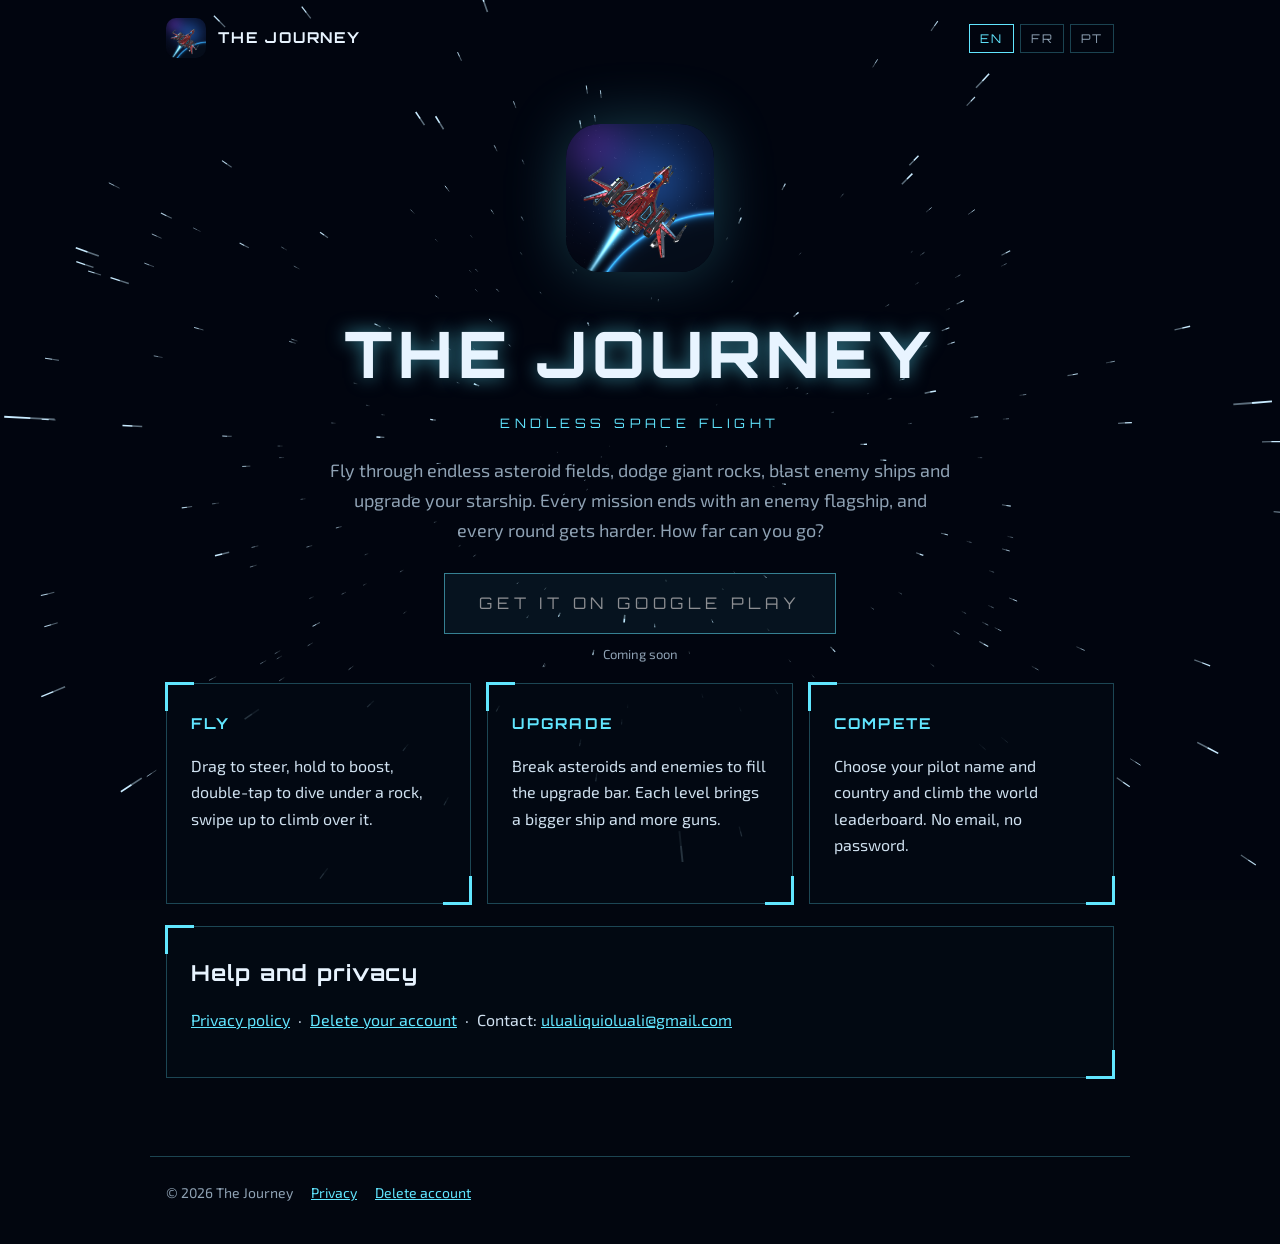
<file: index.html>
<!doctype html>
<html lang="en">
<head>
<meta charset="utf-8">
<meta name="viewport" content="width=device-width, initial-scale=1">
<title>The Journey</title>
<meta name="description" content="The Journey: an endless space shooter. Fly through asteroid fields, upgrade your ship, beat the flagships and climb the world leaderboard.">
<link rel="icon" href="icon.png">
<link rel="preconnect" href="https://fonts.googleapis.com">
<link rel="preconnect" href="https://fonts.gstatic.com" crossorigin>
<link href="https://fonts.googleapis.com/css2?family=Orbitron:wght@500;700;800&family=Exo+2:wght@400;600&display=swap" rel="stylesheet">
<link rel="stylesheet" href="style.css">
</head>
<body>
<canvas id="stars" aria-hidden="true"></canvas>
<header class="top">
  <a class="brand" href="index.html"><img src="icon.png" alt=""><span>THE JOURNEY</span></a>
  <nav class="lang" aria-label="Language">
    <button data-set="en">EN</button><button data-set="fr">FR</button><button data-set="pt">PT</button>
  </nav>
</header>

<main>
  <section class="hero">
    <img class="icon" src="icon.png" alt="The Journey icon">
    <h1>THE JOURNEY</h1>
    <div class="tag" data-lang="en">Endless space flight</div>
    <div class="tag" data-lang="fr">Vol spatial sans fin</div>
    <div class="tag" data-lang="pt">Voo espacial sem fim</div>
    <p class="lead" data-lang="en">Fly through endless asteroid fields, dodge giant rocks, blast enemy ships and upgrade your starship. Every mission ends with an enemy flagship, and every round gets harder. How far can you go?</p>
    <p class="lead" data-lang="fr">Traversez des champs d'astéroïdes sans fin, esquivez les rochers géants, détruisez les vaisseaux ennemis et améliorez votre vaisseau. Chaque mission se termine par un vaisseau amiral ennemi, et chaque tour est plus difficile. Jusqu'où irez-vous ?</p>
    <p class="lead" data-lang="pt">Voa por campos de asteroides sem fim, desvia-te de rochas gigantes, destrói naves inimigas e melhora a tua nave. Cada missão termina com uma nave-almirante inimiga, e cada volta é mais difícil. Até onde consegues ir?</p>
    <a class="cta" data-store href="#">
      <span data-lang="en">GET IT ON GOOGLE PLAY</span><span data-lang="fr">DISPONIBLE SUR GOOGLE PLAY</span><span data-lang="pt">DISPONÍVEL NO GOOGLE PLAY</span>
    </a>
    <span class="soon" data-soon>
      <span data-lang="en">Coming soon</span><span data-lang="fr">Bientôt disponible</span><span data-lang="pt">Brevemente</span>
    </span>
  </section>

  <section class="grid">
    <div class="frame">
      <h3 data-lang="en">Fly</h3><h3 data-lang="fr">Pilotez</h3><h3 data-lang="pt">Pilota</h3>
      <p data-lang="en">Drag to steer, hold to boost, double-tap to dive under a rock, swipe up to climb over it.</p>
      <p data-lang="fr">Glissez pour diriger, restez appuyé pour le turbo, touchez deux fois pour plonger sous un rocher, glissez vers le haut pour passer au-dessus.</p>
      <p data-lang="pt">Arrasta para dirigir, mantém premido para o turbo, toca duas vezes para mergulhar sob uma rocha, desliza para cima para passar por cima.</p>
    </div>
    <div class="frame">
      <h3 data-lang="en">Upgrade</h3><h3 data-lang="fr">Évoluez</h3><h3 data-lang="pt">Melhora</h3>
      <p data-lang="en">Break asteroids and enemies to fill the upgrade bar. Each level brings a bigger ship and more guns.</p>
      <p data-lang="fr">Détruisez astéroïdes et ennemis pour remplir la barre d'évolution. Chaque niveau apporte un vaisseau plus grand et plus de canons.</p>
      <p data-lang="pt">Destrói asteroides e inimigos para encher a barra de melhoria. Cada nível traz uma nave maior e mais armas.</p>
    </div>
    <div class="frame">
      <h3 data-lang="en">Compete</h3><h3 data-lang="fr">Affrontez le monde</h3><h3 data-lang="pt">Compete</h3>
      <p data-lang="en">Choose your pilot name and country and climb the world leaderboard. No email, no password.</p>
      <p data-lang="fr">Choisissez votre nom de pilote et votre pays, et grimpez au classement mondial. Pas d'e-mail, pas de mot de passe.</p>
      <p data-lang="pt">Escolhe o teu nome de piloto e país e sobe no ranking mundial. Sem e-mail, sem palavra-passe.</p>
    </div>
  </section>

  <section class="frame">
    <h2 data-lang="en">Help and privacy</h2><h2 data-lang="fr">Aide et confidentialité</h2><h2 data-lang="pt">Ajuda e privacidade</h2>
    <p>
      <a href="privacy.html"><span data-lang="en">Privacy policy</span><span data-lang="fr">Politique de confidentialité</span><span data-lang="pt">Política de privacidade</span></a>
      &nbsp;·&nbsp;
      <a href="delete-account.html"><span data-lang="en">Delete your account</span><span data-lang="fr">Supprimer votre compte</span><span data-lang="pt">Eliminar a tua conta</span></a>
      &nbsp;·&nbsp;
      <span data-lang="en">Contact:</span><span data-lang="fr">Contact :</span><span data-lang="pt">Contacto:</span> <a data-contact href="#"></a>
    </p>
  </section>
</main>

<footer>
  <span>© <span data-year></span> The Journey</span>
  <a href="privacy.html"><span data-lang="en">Privacy</span><span data-lang="fr">Confidentialité</span><span data-lang="pt">Privacidade</span></a>
  <a href="delete-account.html"><span data-lang="en">Delete account</span><span data-lang="fr">Supprimer le compte</span><span data-lang="pt">Eliminar conta</span></a>
</footer>
<script src="site.js"></script>
</body>
</html>
</file>
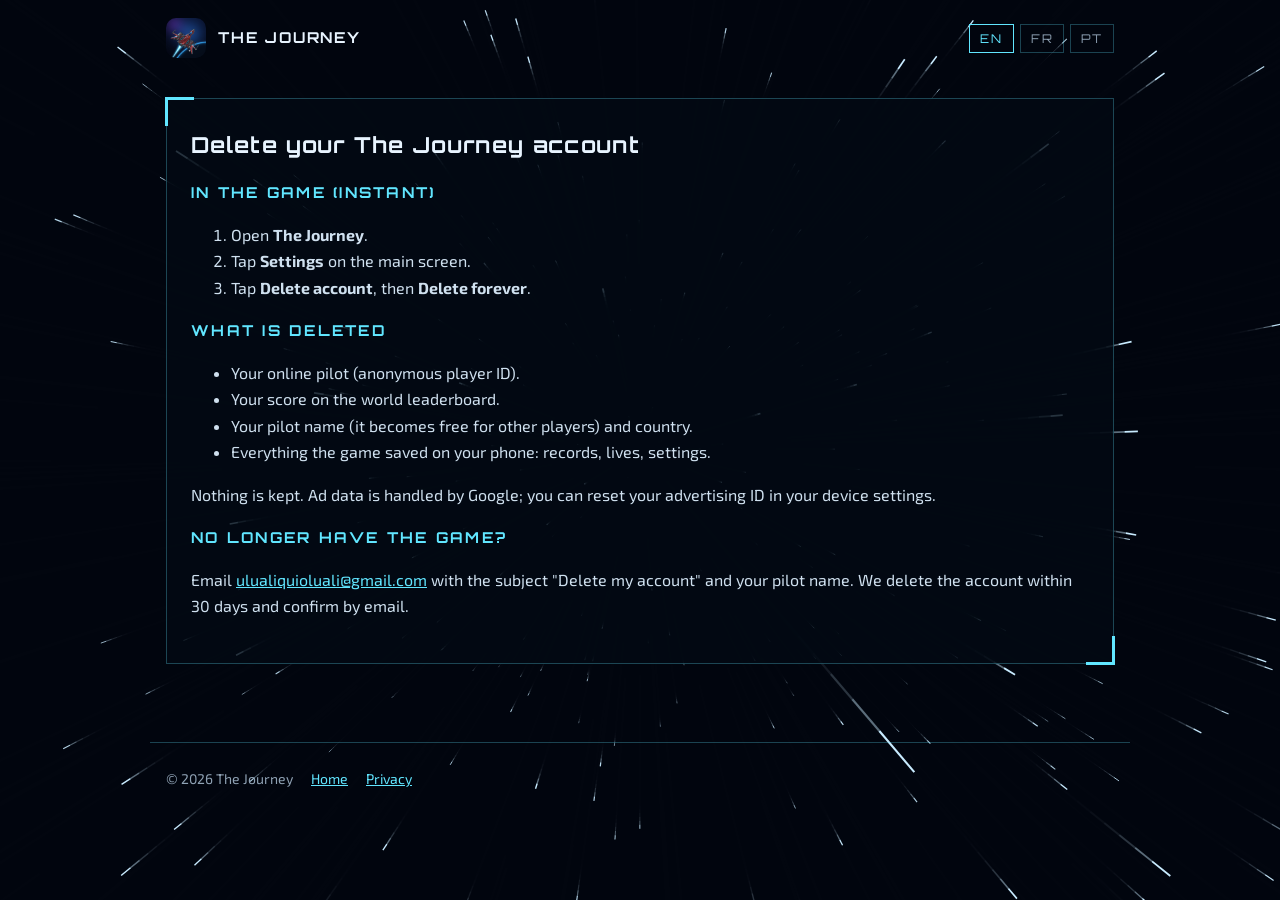
<file: delete-account.html>
<!doctype html>
<html lang="en">
<head>
<meta charset="utf-8">
<meta name="viewport" content="width=device-width, initial-scale=1">
<title>Delete your account · The Journey</title>
<meta name="description" content="How to delete your The Journey account and data.">
<link rel="icon" href="icon.png">
<link rel="preconnect" href="https://fonts.googleapis.com">
<link rel="preconnect" href="https://fonts.gstatic.com" crossorigin>
<link href="https://fonts.googleapis.com/css2?family=Orbitron:wght@500;700;800&family=Exo+2:wght@400;600&display=swap" rel="stylesheet">
<link rel="stylesheet" href="style.css">
</head>
<body>
<canvas id="stars" aria-hidden="true"></canvas>
<header class="top">
  <a class="brand" href="index.html"><img src="icon.png" alt=""><span>THE JOURNEY</span></a>
  <nav class="lang" aria-label="Language">
    <button data-set="en">EN</button><button data-set="fr">FR</button><button data-set="pt">PT</button>
  </nav>
</header>

<main>
<article class="frame" data-lang="en">
  <h2>Delete your The Journey account</h2>
  <h3>In the game (instant)</h3>
  <ol>
    <li>Open <strong>The Journey</strong>.</li>
    <li>Tap <strong>Settings</strong> on the main screen.</li>
    <li>Tap <strong>Delete account</strong>, then <strong>Delete forever</strong>.</li>
  </ol>
  <h3>What is deleted</h3>
  <ul>
    <li>Your online pilot (anonymous player ID).</li>
    <li>Your score on the world leaderboard.</li>
    <li>Your pilot name (it becomes free for other players) and country.</li>
    <li>Everything the game saved on your phone: records, lives, settings.</li>
  </ul>
  <p>Nothing is kept. Ad data is handled by Google; you can reset your advertising ID in your device settings.</p>
  <h3>No longer have the game?</h3>
  <p>Email <a data-contact href="#"></a> with the subject "Delete my account" and your pilot name. We delete the account within 30 days and confirm by email.</p>
</article>

<article class="frame" data-lang="fr">
  <h2>Supprimer votre compte The Journey</h2>
  <h3>Dans le jeu (immédiat)</h3>
  <ol>
    <li>Ouvrez <strong>The Journey</strong>.</li>
    <li>Touchez <strong>Réglages</strong> sur l'écran principal.</li>
    <li>Touchez <strong>Supprimer le compte</strong>, puis <strong>Supprimer définitivement</strong>.</li>
  </ol>
  <h3>Ce qui est supprimé</h3>
  <ul>
    <li>Votre pilote en ligne (identifiant anonyme).</li>
    <li>Votre score sur le classement mondial.</li>
    <li>Votre nom de pilote (il redevient libre) et votre pays.</li>
    <li>Tout ce que le jeu a enregistré sur votre téléphone : records, vies, réglages.</li>
  </ul>
  <p>Rien n'est conservé. Les données publicitaires sont gérées par Google ; vous pouvez réinitialiser votre identifiant publicitaire dans les réglages de l'appareil.</p>
  <h3>Vous n'avez plus le jeu ?</h3>
  <p>Écrivez à <a data-contact href="#"></a> avec l'objet « Supprimer mon compte » et votre nom de pilote. Nous supprimons le compte sous 30 jours et confirmons par e-mail.</p>
</article>

<article class="frame" data-lang="pt">
  <h2>Eliminar a tua conta do The Journey</h2>
  <h3>No jogo (imediato)</h3>
  <ol>
    <li>Abre o <strong>The Journey</strong>.</li>
    <li>Toca em <strong>Definições</strong> no ecrã principal.</li>
    <li>Toca em <strong>Eliminar conta</strong> e depois em <strong>Eliminar para sempre</strong>.</li>
  </ol>
  <h3>O que é eliminado</h3>
  <ul>
    <li>O teu piloto online (ID anónimo).</li>
    <li>A tua pontuação no ranking mundial.</li>
    <li>O teu nome de piloto (fica livre para outros jogadores) e o país.</li>
    <li>Tudo o que o jogo guardou no teu telefone: recordes, vidas, definições.</li>
  </ul>
  <p>Nada é guardado. Os dados de publicidade são tratados pela Google; podes repor o ID de publicidade nas definições do dispositivo.</p>
  <h3>Já não tens o jogo?</h3>
  <p>Envia um e-mail para <a data-contact href="#"></a> com o assunto "Eliminar a minha conta" e o teu nome de piloto. Eliminamos a conta em 30 dias e confirmamos por e-mail.</p>
</article>
</main>

<footer>
  <span>© <span data-year></span> The Journey</span>
  <a href="index.html">Home</a>
  <a href="privacy.html"><span data-lang="en">Privacy</span><span data-lang="fr">Confidentialité</span><span data-lang="pt">Privacidade</span></a>
</footer>
<script src="site.js"></script>
</body>
</html>
</file>
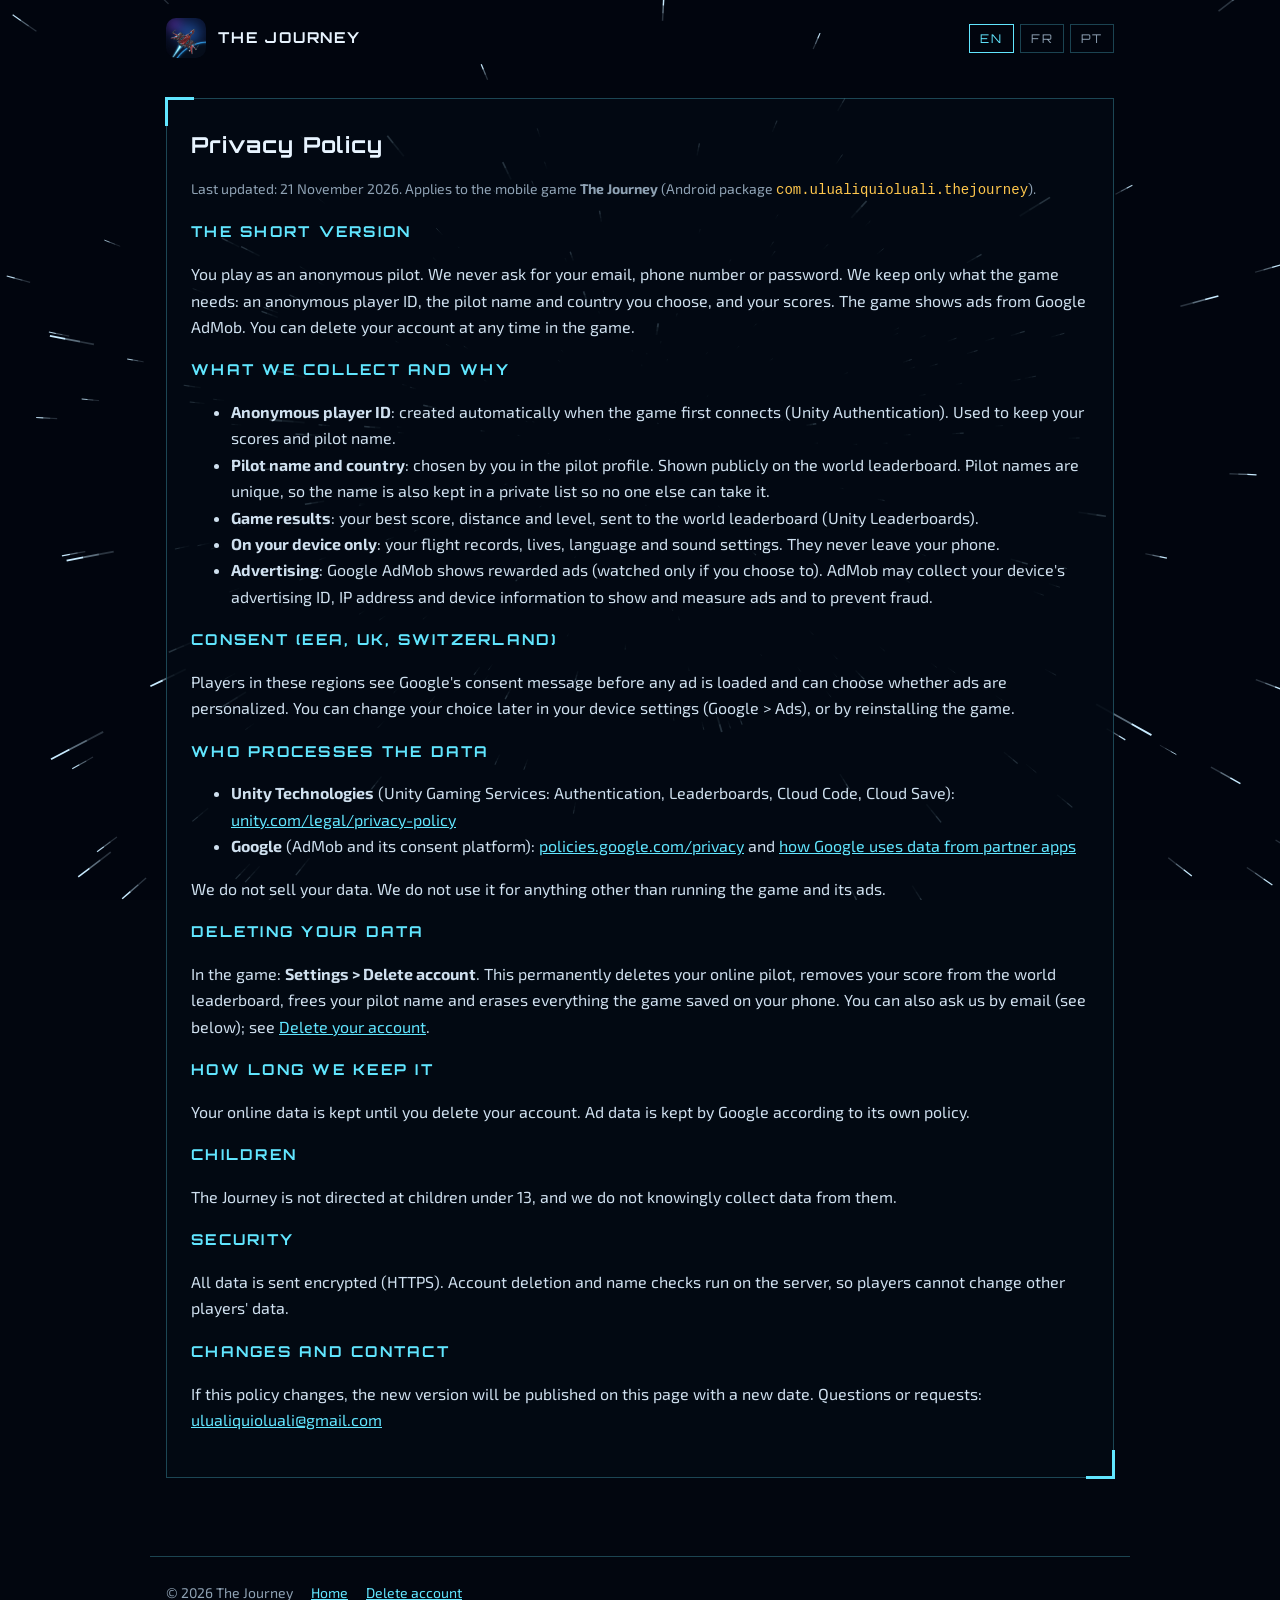
<file: privacy.html>
<!doctype html>
<html lang="en">
<head>
<meta charset="utf-8">
<meta name="viewport" content="width=device-width, initial-scale=1">
<title>Privacy Policy · The Journey</title>
<meta name="description" content="Privacy policy of the mobile game The Journey.">
<link rel="icon" href="icon.png">
<link rel="preconnect" href="https://fonts.googleapis.com">
<link rel="preconnect" href="https://fonts.gstatic.com" crossorigin>
<link href="https://fonts.googleapis.com/css2?family=Orbitron:wght@500;700;800&family=Exo+2:wght@400;600&display=swap" rel="stylesheet">
<link rel="stylesheet" href="style.css">
</head>
<body>
<canvas id="stars" aria-hidden="true"></canvas>
<header class="top">
  <a class="brand" href="index.html"><img src="icon.png" alt=""><span>THE JOURNEY</span></a>
  <nav class="lang" aria-label="Language">
    <button data-set="en">EN</button><button data-set="fr">FR</button><button data-set="pt">PT</button>
  </nav>
</header>

<main>
<!-- ============================ ENGLISH ============================ -->
<article class="frame" data-lang="en">
  <h2>Privacy Policy</h2>
  <p class="muted">Last updated: 21 November 2026. Applies to the mobile game <strong>The Journey</strong> (Android package <code>com.ulualiquioluali.thejourney</code>).</p>

  <h3>The short version</h3>
  <p>You play as an anonymous pilot. We never ask for your email, phone number or password. We keep only what the game needs: an anonymous player ID, the pilot name and country you choose, and your scores. The game shows ads from Google AdMob. You can delete your account at any time in the game.</p>

  <h3>What we collect and why</h3>
  <ul>
    <li><strong>Anonymous player ID</strong>: created automatically when the game first connects (Unity Authentication). Used to keep your scores and pilot name.</li>
    <li><strong>Pilot name and country</strong>: chosen by you in the pilot profile. Shown publicly on the world leaderboard. Pilot names are unique, so the name is also kept in a private list so no one else can take it.</li>
    <li><strong>Game results</strong>: your best score, distance and level, sent to the world leaderboard (Unity Leaderboards).</li>
    <li><strong>On your device only</strong>: your flight records, lives, language and sound settings. They never leave your phone.</li>
    <li><strong>Advertising</strong>: Google AdMob shows rewarded ads (watched only if you choose to). AdMob may collect your device's advertising ID, IP address and device information to show and measure ads and to prevent fraud.</li>
  </ul>

  <h3>Consent (EEA, UK, Switzerland)</h3>
  <p>Players in these regions see Google's consent message before any ad is loaded and can choose whether ads are personalized. You can change your choice later in your device settings (Google &gt; Ads), or by reinstalling the game.</p>

  <h3>Who processes the data</h3>
  <ul>
    <li><strong>Unity Technologies</strong> (Unity Gaming Services: Authentication, Leaderboards, Cloud Code, Cloud Save): <a href="https://unity.com/legal/privacy-policy" rel="noopener">unity.com/legal/privacy-policy</a></li>
    <li><strong>Google</strong> (AdMob and its consent platform): <a href="https://policies.google.com/privacy" rel="noopener">policies.google.com/privacy</a> and <a href="https://policies.google.com/technologies/partner-sites" rel="noopener">how Google uses data from partner apps</a></li>
  </ul>
  <p>We do not sell your data. We do not use it for anything other than running the game and its ads.</p>

  <h3>Deleting your data</h3>
  <p>In the game: <strong>Settings &gt; Delete account</strong>. This permanently deletes your online pilot, removes your score from the world leaderboard, frees your pilot name and erases everything the game saved on your phone. You can also ask us by email (see below); see <a href="delete-account.html">Delete your account</a>.</p>

  <h3>How long we keep it</h3>
  <p>Your online data is kept until you delete your account. Ad data is kept by Google according to its own policy.</p>

  <h3>Children</h3>
  <p>The Journey is not directed at children under 13, and we do not knowingly collect data from them.</p>

  <h3>Security</h3>
  <p>All data is sent encrypted (HTTPS). Account deletion and name checks run on the server, so players cannot change other players' data.</p>

  <h3>Changes and contact</h3>
  <p>If this policy changes, the new version will be published on this page with a new date. Questions or requests: <a data-contact href="#"></a></p>
</article>

<!-- ============================ FRANÇAIS ============================ -->
<article class="frame" data-lang="fr">
  <h2>Politique de confidentialité</h2>
  <p class="muted">Dernière mise à jour : 21 novembre 2026. S'applique au jeu mobile <strong>The Journey</strong> (package Android <code>com.ulualiquioluali.thejourney</code>).</p>

  <h3>En bref</h3>
  <p>Vous jouez en pilote anonyme. Nous ne demandons jamais votre e-mail, votre numéro de téléphone ni de mot de passe. Nous ne gardons que ce dont le jeu a besoin : un identifiant de joueur anonyme, le nom de pilote et le pays que vous choisissez, et vos scores. Le jeu affiche des publicités Google AdMob. Vous pouvez supprimer votre compte à tout moment dans le jeu.</p>

  <h3>Ce que nous collectons et pourquoi</h3>
  <ul>
    <li><strong>Identifiant de joueur anonyme</strong> : créé automatiquement à la première connexion (Unity Authentication). Sert à conserver vos scores et votre nom de pilote.</li>
    <li><strong>Nom de pilote et pays</strong> : choisis par vous dans le profil. Affichés publiquement sur le classement mondial. Les noms sont uniques ; le nom est donc aussi gardé dans une liste privée pour que personne d'autre ne le prenne.</li>
    <li><strong>Résultats</strong> : votre meilleur score, la distance et le niveau, envoyés au classement mondial (Unity Leaderboards).</li>
    <li><strong>Uniquement sur votre appareil</strong> : vos records, vies, langue et réglages du son. Ils ne quittent jamais votre téléphone.</li>
    <li><strong>Publicité</strong> : Google AdMob affiche des publicités avec récompense (regardées seulement si vous le choisissez). AdMob peut collecter l'identifiant publicitaire de l'appareil, l'adresse IP et des informations sur l'appareil pour afficher et mesurer les publicités et prévenir la fraude.</li>
  </ul>

  <h3>Consentement (EEE, Royaume-Uni, Suisse)</h3>
  <p>Dans ces régions, le message de consentement de Google s'affiche avant toute publicité, et vous choisissez si les publicités sont personnalisées. Vous pouvez changer d'avis dans les réglages de l'appareil (Google &gt; Annonces) ou en réinstallant le jeu.</p>

  <h3>Qui traite les données</h3>
  <ul>
    <li><strong>Unity Technologies</strong> (Unity Gaming Services) : <a href="https://unity.com/legal/privacy-policy" rel="noopener">unity.com/legal/privacy-policy</a></li>
    <li><strong>Google</strong> (AdMob et sa plateforme de consentement) : <a href="https://policies.google.com/privacy" rel="noopener">policies.google.com/privacy</a></li>
  </ul>
  <p>Nous ne vendons pas vos données et ne les utilisons que pour faire fonctionner le jeu et ses publicités.</p>

  <h3>Supprimer vos données</h3>
  <p>Dans le jeu : <strong>Réglages &gt; Supprimer le compte</strong>. Cela supprime définitivement votre pilote en ligne, retire votre score du classement mondial, libère votre nom et efface tout ce que le jeu a enregistré sur votre téléphone. Vous pouvez aussi nous écrire ; voir <a href="delete-account.html">Supprimer votre compte</a>.</p>

  <h3>Durée de conservation</h3>
  <p>Vos données en ligne sont conservées jusqu'à la suppression du compte. Les données publicitaires sont conservées par Google selon sa propre politique.</p>

  <h3>Enfants</h3>
  <p>The Journey ne s'adresse pas aux enfants de moins de 13 ans, et nous ne collectons pas sciemment leurs données.</p>

  <h3>Modifications et contact</h3>
  <p>Toute nouvelle version sera publiée sur cette page avec une nouvelle date. Questions ou demandes : <a data-contact href="#"></a></p>
</article>

<!-- ============================ PORTUGUÊS ============================ -->
<article class="frame" data-lang="pt">
  <h2>Política de Privacidade</h2>
  <p class="muted">Última atualização: 21 de novembro de 2026. Aplica-se ao jogo móvel <strong>The Journey</strong> (pacote Android <code>com.ulualiquioluali.thejourney</code>).</p>

  <h3>Em resumo</h3>
  <p>Jogas como piloto anónimo. Nunca pedimos o teu e-mail, número de telefone ou palavra-passe. Guardamos apenas o que o jogo precisa: um ID de jogador anónimo, o nome de piloto e o país que escolhes, e as tuas pontuações. O jogo mostra anúncios do Google AdMob. Podes eliminar a tua conta a qualquer momento no jogo.</p>

  <h3>O que recolhemos e porquê</h3>
  <ul>
    <li><strong>ID de jogador anónimo</strong>: criado automaticamente na primeira ligação (Unity Authentication). Serve para guardar as tuas pontuações e o teu nome de piloto.</li>
    <li><strong>Nome de piloto e país</strong>: escolhidos por ti no perfil. Aparecem publicamente no ranking mundial. Os nomes são únicos; por isso o nome também fica numa lista privada para que mais ninguém o use.</li>
    <li><strong>Resultados</strong>: a tua melhor pontuação, distância e nível, enviados para o ranking mundial (Unity Leaderboards).</li>
    <li><strong>Só no teu dispositivo</strong>: os teus recordes, vidas, idioma e definições de som. Nunca saem do teu telefone.</li>
    <li><strong>Publicidade</strong>: o Google AdMob mostra anúncios com recompensa (vistos só se quiseres). O AdMob pode recolher o ID de publicidade do dispositivo, o endereço IP e informação do dispositivo para mostrar e medir anúncios e prevenir fraude.</li>
  </ul>

  <h3>Consentimento (EEE, Reino Unido, Suíça)</h3>
  <p>Nestas regiões aparece a mensagem de consentimento da Google antes de qualquer anúncio, e escolhes se os anúncios são personalizados. Podes mudar a escolha nas definições do dispositivo (Google &gt; Anúncios) ou reinstalando o jogo.</p>

  <h3>Quem trata os dados</h3>
  <ul>
    <li><strong>Unity Technologies</strong> (Unity Gaming Services): <a href="https://unity.com/legal/privacy-policy" rel="noopener">unity.com/legal/privacy-policy</a></li>
    <li><strong>Google</strong> (AdMob e plataforma de consentimento): <a href="https://policies.google.com/privacy" rel="noopener">policies.google.com/privacy</a></li>
  </ul>
  <p>Não vendemos os teus dados e só os usamos para o jogo e os seus anúncios funcionarem.</p>

  <h3>Eliminar os teus dados</h3>
  <p>No jogo: <strong>Definições &gt; Eliminar conta</strong>. Isto elimina para sempre o teu piloto online, retira a tua pontuação do ranking mundial, liberta o teu nome e apaga tudo o que o jogo guardou no teu telefone. Também nos podes escrever; vê <a href="delete-account.html">Eliminar a tua conta</a>.</p>

  <h3>Durante quanto tempo guardamos</h3>
  <p>Os dados online ficam guardados até eliminares a conta. Os dados de publicidade são guardados pela Google segundo a sua própria política.</p>

  <h3>Crianças</h3>
  <p>O The Journey não se destina a crianças com menos de 13 anos, e não recolhemos intencionalmente os seus dados.</p>

  <h3>Alterações e contacto</h3>
  <p>Qualquer nova versão será publicada nesta página com nova data. Perguntas ou pedidos: <a data-contact href="#"></a></p>
</article>
</main>

<footer>
  <span>© <span data-year></span> The Journey</span>
  <a href="index.html">Home</a>
  <a href="delete-account.html"><span data-lang="en">Delete account</span><span data-lang="fr">Supprimer le compte</span><span data-lang="pt">Eliminar conta</span></a>
</footer>
<script src="site.js"></script>
</body>
</html>
</file>
<file: style.css>
/* The Journey: website. Same look as the game: deep space, thin cyan lines, corner brackets. */
:root {
  --bg: #02060f;
  --panel: rgba(3, 10, 20, 0.82);
  --cyan: #61e6ff;
  --cyan-dim: rgba(97, 230, 255, 0.28);
  --amber: #ffc74d;
  --text: #e8f4ff;
  --muted: #8fa2b4;
}
* { box-sizing: border-box; }
html, body { margin: 0; }
body {
  background: var(--bg);
  color: var(--text);
  font: 16px/1.65 "Exo 2", system-ui, -apple-system, Segoe UI, Roboto, sans-serif;
  min-height: 100vh;
  overflow-x: hidden;
}
/* Star streaks rushing past, like the game. */
#stars { position: fixed; inset: 0; z-index: -1; width: 100%; height: 100%; }
a { color: var(--cyan); }
a:hover { color: #fff; }

header.top {
  display: flex; align-items: center; justify-content: space-between; gap: 12px;
  max-width: 980px; margin: 0 auto; padding: 18px 16px;
}
header.top .brand { display: flex; align-items: center; gap: 12px; text-decoration: none; color: var(--text); }
header.top .brand img { width: 40px; height: 40px; border-radius: 10px; }
header.top .brand span { font-family: Orbitron, sans-serif; font-weight: 700; letter-spacing: 0.12em; font-size: 15px; }
nav.lang { display: flex; gap: 6px; }
nav.lang button {
  font-family: Orbitron, sans-serif; font-size: 12px; letter-spacing: 0.15em;
  background: transparent; color: var(--muted); border: 1px solid var(--cyan-dim);
  padding: 6px 10px; cursor: pointer;
}
nav.lang button[aria-pressed="true"] { color: var(--cyan); border-color: var(--cyan); }

main { max-width: 980px; margin: 0 auto; padding: 0 16px 56px; }

.frame {
  position: relative; background: var(--panel);
  border: 1px solid var(--cyan-dim); padding: 28px 24px; margin: 22px 0;
}
.frame::before, .frame::after {
  content: ""; position: absolute; width: 26px; height: 26px; border: 3px solid var(--cyan);
}
.frame::before { top: -2px; left: -2px; border-right: 0; border-bottom: 0; }
.frame::after { bottom: -2px; right: -2px; border-left: 0; border-top: 0; }

.hero { text-align: center; padding: 48px 0 18px; }
.hero img.icon { width: 148px; height: 148px; border-radius: 34px; box-shadow: 0 0 60px rgba(97, 230, 255, 0.25); }
.hero h1 {
  font-family: Orbitron, sans-serif; font-weight: 800; letter-spacing: 0.08em;
  font-size: clamp(34px, 8vw, 64px); margin: 22px 0 6px;
  text-shadow: 0 0 18px rgba(97, 230, 255, 0.55);
}
.hero .tag { font-family: Orbitron, sans-serif; color: var(--cyan); letter-spacing: 0.35em; font-size: 13px; text-transform: uppercase; }
.hero p.lead { max-width: 620px; margin: 22px auto 0; color: var(--muted); font-size: 18px; }

.cta { display: inline-block; margin-top: 28px; padding: 16px 34px; border: 1px solid var(--cyan);
  font-family: Orbitron, sans-serif; letter-spacing: 0.3em; color: #fff; text-decoration: none;
  background: rgba(97, 230, 255, 0.12); }
.cta:hover { background: rgba(97, 230, 255, 0.24); color: #fff; }
.soon { display: block; margin-top: 10px; color: var(--muted); font-size: 13px; }

.grid { display: grid; grid-template-columns: repeat(auto-fit, minmax(220px, 1fr)); gap: 16px; }
.grid .frame { margin: 0; }
h2, h3 { font-family: Orbitron, sans-serif; letter-spacing: 0.06em; }
h2 { font-size: 22px; margin: 0 0 12px; }
h3 { font-size: 15px; color: var(--cyan); margin: 18px 0 6px; letter-spacing: 0.15em; text-transform: uppercase; }
.grid h3 { margin-top: 0; }
p, li { color: #cfe0ef; }
.muted { color: var(--muted); font-size: 14px; }
code { color: var(--amber); }

footer { max-width: 980px; margin: 0 auto; padding: 24px 16px 40px; color: var(--muted); font-size: 14px;
  border-top: 1px solid var(--cyan-dim); display: flex; flex-wrap: wrap; gap: 18px; }

/* Only the chosen language shows. */
[data-lang] { display: none; }
html[lang="en"] [data-lang="en"], html[lang="fr"] [data-lang="fr"], html[lang="pt"] [data-lang="pt"] { display: revert; }

@media (max-width: 520px) {
  .frame { padding: 22px 16px; }
  header.top .brand span { display: none; }
}
</file>
